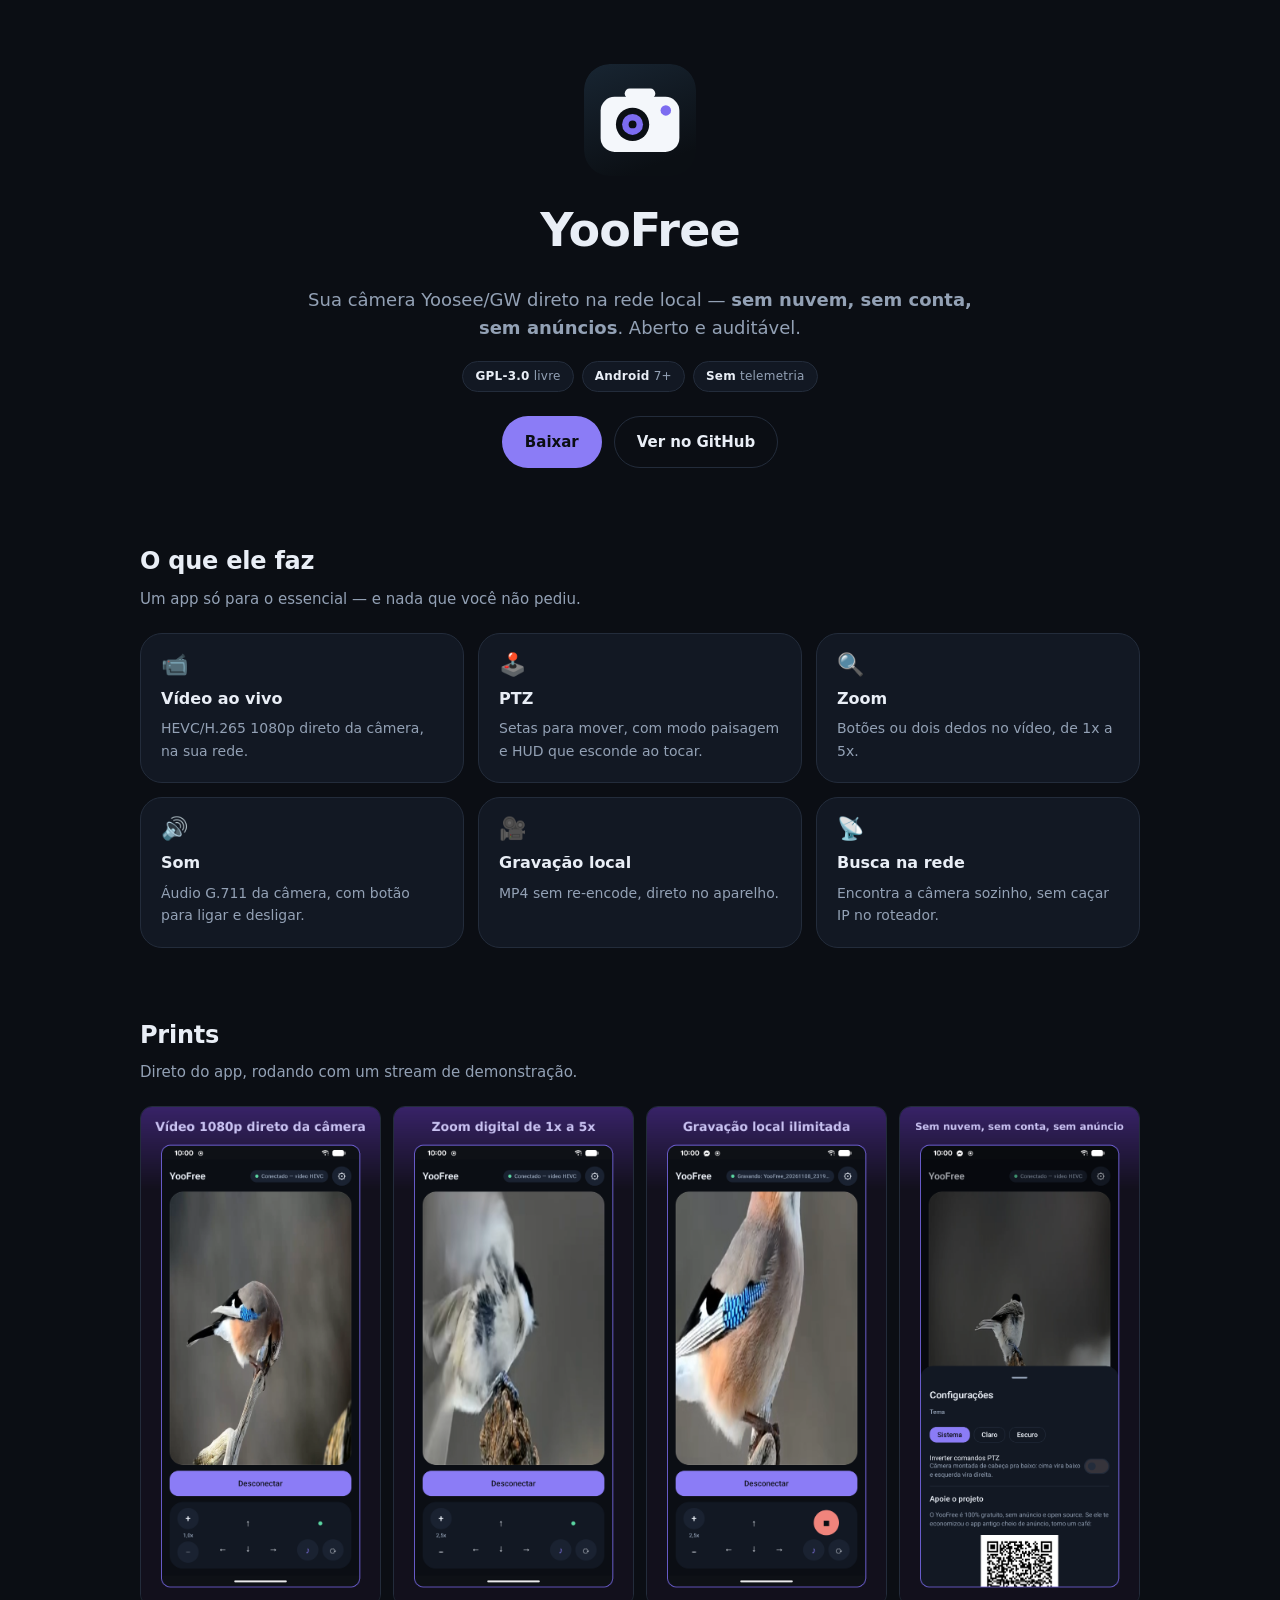
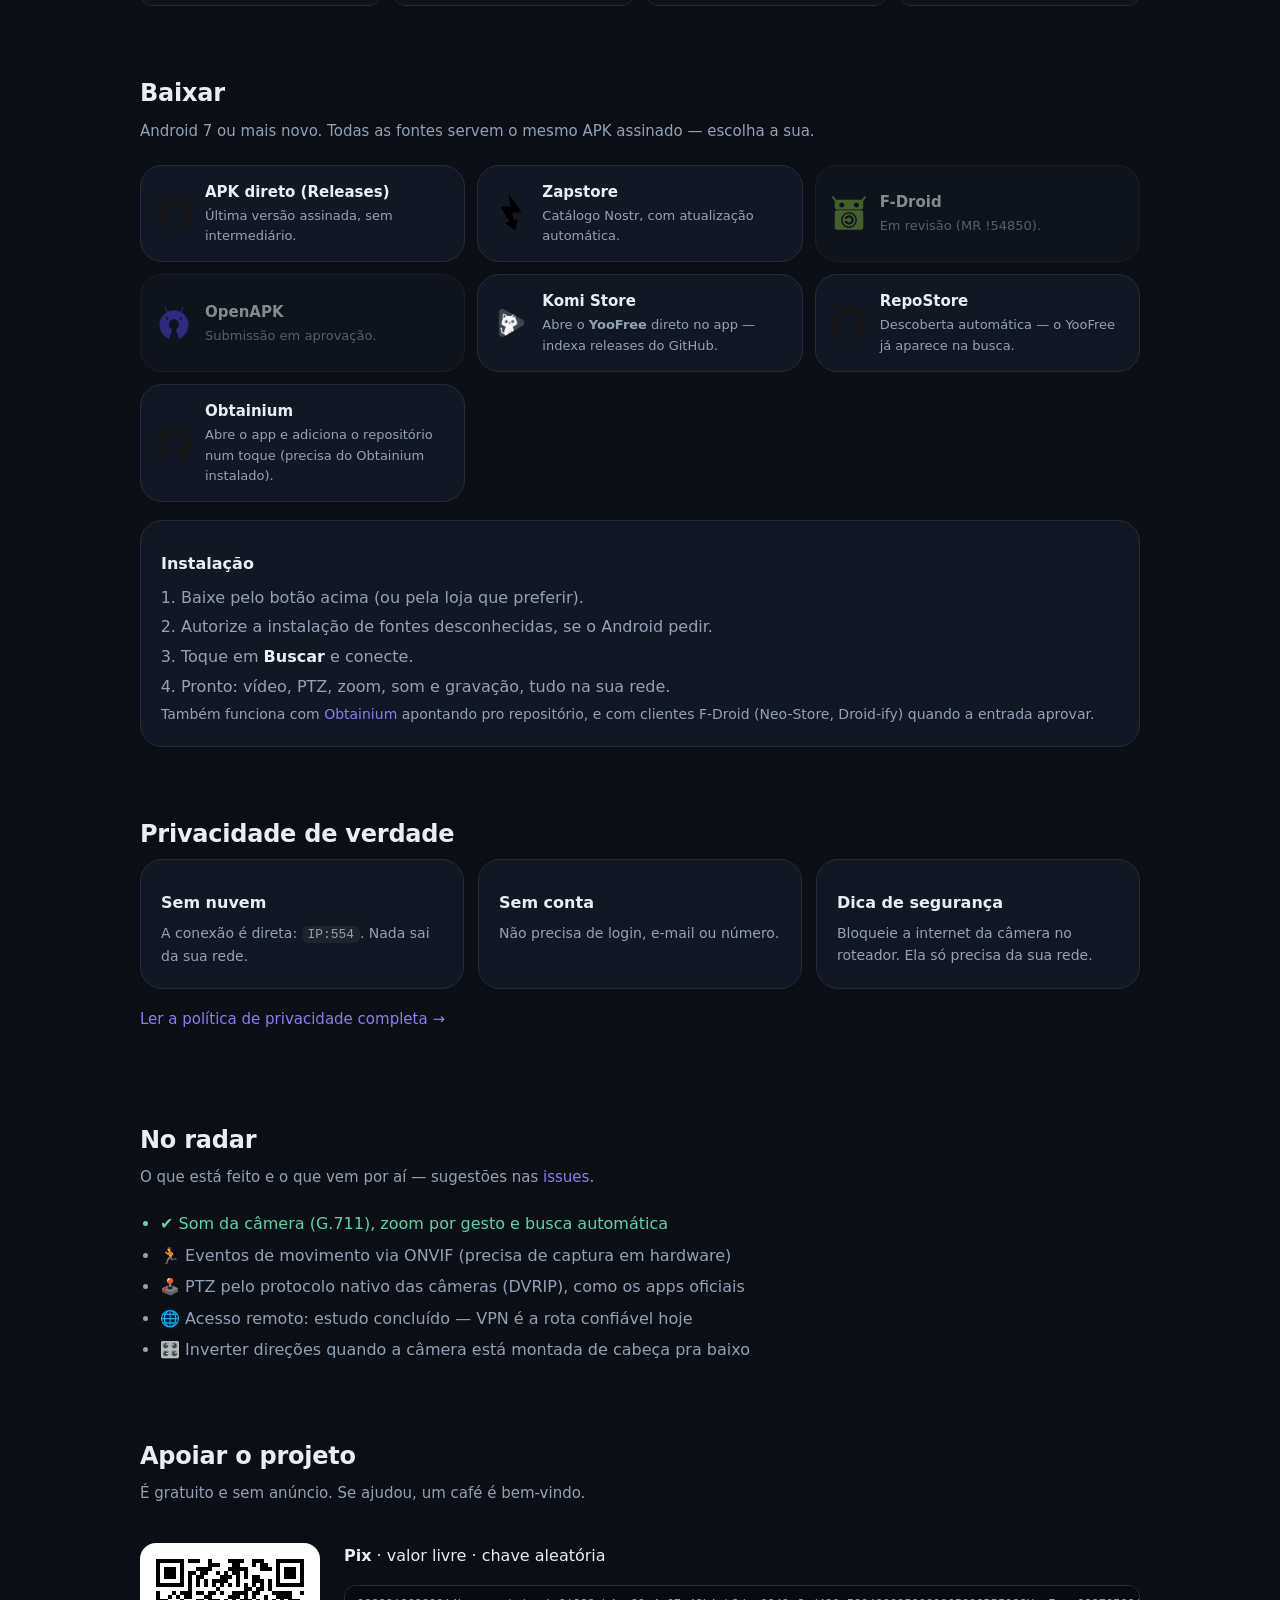
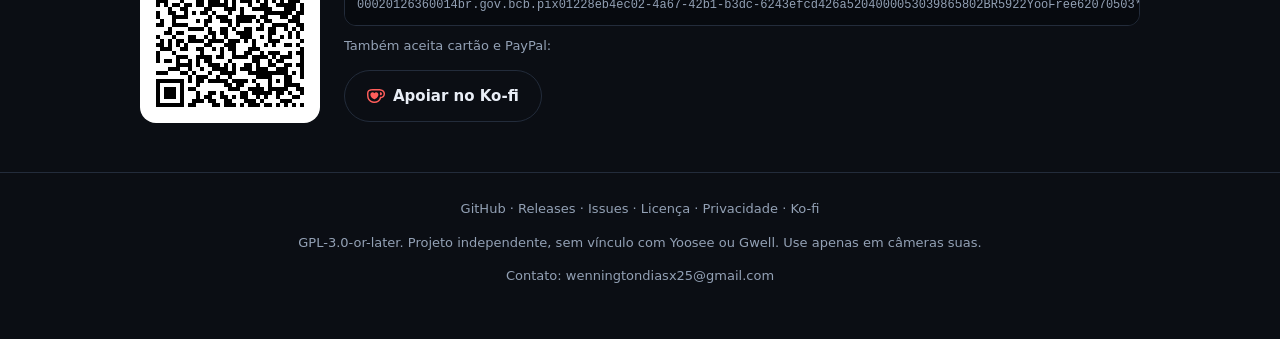
<file: site/index.html>
<!DOCTYPE html>
<html lang="pt-BR">
<head>
<meta charset="utf-8">
<meta name="viewport" content="width=device-width, initial-scale=1">
<title>YooFree — sua câmera Yoosee, sem nuvem</title>
<meta name="description" content="App Android aberto, sem anúncios e sem nuvem para câmeras Yoosee/GW.">
<link rel="canonical" href="https://yoofree.qd.je/">
<meta property="og:type" content="website">
<meta property="og:url" content="https://yoofree.qd.je/">
<meta property="og:title" content="YooFree — sua câmera Yoosee, sem nuvem">
<meta property="og:description" content="App Android aberto, sem anúncios e sem nuvem para câmeras Yoosee/GW.">
<meta property="og:image" content="https://yoofree.qd.je/assets/icon.svg">
<meta name="twitter:card" content="summary">
<meta name="google-site-verification" content="Txkq8UIUNgKTGXsj2JBfvyD6CUwXYbXvgUuVLLDFzaQ" />
<link rel="icon" href="assets/icon.svg" type="image/svg+xml">
<link rel="stylesheet" href="assets/style.css">
<script type="application/ld+json">
{
  "@context": "https://schema.org",
  "@type": "SoftwareApplication",
  "name": "YooFree",
  "url": "https://yoofree.qd.je/",
  "downloadUrl": "https://github.com/Wennington123/YooFree/releases/latest",
  "operatingSystem": "Android 7+",
  "applicationCategory": "MultimediaApplication",
  "description": "App Android aberto, sem anúncios e sem nuvem para câmeras Yoosee/GW. Vídeo, PTZ, zoom, som e gravação direto da rede local.",
  "offers": { "@type": "Offer", "price": "0", "priceCurrency": "BRL" },
  "license": "https://www.gnu.org/licenses/gpl-3.0.html",
  "sameAs": "https://github.com/Wennington123/YooFree"
}
</script>
</head>
<body>

<header class="hero">
  <img src="assets/icon.svg" alt="Ícone do YooFree: uma câmera com lente violeta">
  <h1>YooFree</h1>
  <p class="tagline">Sua câmera Yoosee/GW direto na rede local — <strong>sem nuvem, sem conta, sem anúncios</strong>. Aberto e auditável.</p>
  <div class="badges">
    <span class="badge"><b>GPL-3.0</b> livre</span>
    <span class="badge"><b>Android</b> 7+</span>
    <span class="badge"><b>Sem</b> telemetria</span>
  </div>
  <div class="cta">
    <a class="btn primary" href="https://github.com/Wennington123/YooFree/releases/download/android-latest/YooFree.apk">Baixar</a>
    <a class="btn ghost" href="https://github.com/Wennington123/YooFree">Ver no GitHub</a>
  </div>
</header>

<div class="wrap">

  <section aria-labelledby="recursos">
    <h2 id="recursos">O que ele faz</h2>
    <p class="sub">Um app só para o essencial — e nada que você não pediu.</p>
    <div class="grid">
      <div class="card"><div class="icon" aria-hidden="true">📹</div><h3>Vídeo ao vivo</h3><p>HEVC/H.265 1080p direto da câmera, na sua rede.</p></div>
      <div class="card"><div class="icon" aria-hidden="true">🕹️</div><h3>PTZ</h3><p>Setas para mover, com modo paisagem e HUD que esconde ao tocar.</p></div>
      <div class="card"><div class="icon" aria-hidden="true">🔍</div><h3>Zoom</h3><p>Botões ou dois dedos no vídeo, de 1x a 5x.</p></div>
      <div class="card"><div class="icon" aria-hidden="true">🔊</div><h3>Som</h3><p>Áudio G.711 da câmera, com botão para ligar e desligar.</p></div>
      <div class="card"><div class="icon" aria-hidden="true">🎥</div><h3>Gravação local</h3><p>MP4 sem re-encode, direto no aparelho.</p></div>
      <div class="card"><div class="icon" aria-hidden="true">📡</div><h3>Busca na rede</h3><p>Encontra a câmera sozinho, sem caçar IP no roteador.</p></div>
    </div>
  </section>

  <section aria-labelledby="prints">
    <h2 id="prints">Prints</h2>
    <p class="sub">Direto do app, rodando com um stream de demonstração.</p>
    <div class="shots">
      <img src="assets/shots/promo-1.png" alt="Vídeo 1080p direto da câmera" loading="lazy">
      <img src="assets/shots/promo-2.png" alt="Zoom digital de 1x a 5x" loading="lazy">
      <img src="assets/shots/promo-3.png" alt="Gravação local ilimitada" loading="lazy">
      <img src="assets/shots/promo-4.png" alt="Sem nuvem, sem conta, sem anúncio" loading="lazy">
    </div>
  </section>

  <section aria-labelledby="baixar">
    <h2 id="baixar">Baixar</h2>
    <p class="sub">Android 7 ou mais novo. Todas as fontes servem o mesmo APK assinado — escolha a sua.</p>
    <div class="stores">
      <a class="store" href="https://github.com/Wennington123/YooFree/releases/download/android-latest/YooFree.apk">
        <img src="assets/store-github.svg" alt="Logo do GitHub">
        <div><h3>APK direto (Releases)</h3><p>Última versão assinada, sem intermediário.</p></div>
      </a>
      <a class="store" href="https://zapstore.dev/apps/br.yoofree.app">
        <img src="assets/store-zapstore.svg" alt="Logo do Zapstore">
        <div><h3>Zapstore</h3><p>Catálogo Nostr, com atualização automática.</p></div>
      </a>
      <a class="store soon" href="https://f-droid.org" aria-disabled="true">
        <img src="assets/store-fdroid.svg" alt="Logo do F-Droid">
        <div><h3>F-Droid</h3><p>Em revisão (MR !54850).</p></div>
      </a>
      <a class="store soon" href="https://www.openapk.net" aria-disabled="true">
        <img src="assets/store-openapk.svg" alt="Logo da OpenAPK">
        <div><h3>OpenAPK</h3><p>Submissão em aprovação.</p></div>
      </a>
      <a class="store" href="https://github-store.org/app?repo=Wennington123/YooFree">
        <img src="assets/store-komi.png" alt="Logo do Komi Store">
        <div><h3>Komi Store</h3><p>Abre o <strong>YooFree</strong> direto no app — indexa releases do GitHub.</p></div>
      </a>
      <a class="store" href="https://repostore.in/">
        <img src="assets/store-github.svg" alt="Símbolo de repositório">
        <div><h3>RepoStore</h3><p>Descoberta automática — o YooFree já aparece na busca.</p></div>
      </a>
      <a class="store" href="obtainium://app/%7B%22id%22%3A%22br.yoofree.app%22%2C%22url%22%3A%22https%3A%2F%2Fgithub.com%2FWennington123%2FYooFree%22%2C%22author%22%3A%22Wennington123%22%2C%22name%22%3A%22YooFree%22%7D">
        <img src="assets/store-github.svg" alt="Símbolo do Obtainium">
        <div><h3>Obtainium</h3><p>Abre o app e adiciona o repositório num toque (precisa do Obtainium instalado).</p></div>
      </a>
    </div>
    <div class="card" style="margin-top:18px">
      <h3>Instalação</h3>
      <ol>
        <li>Baixe pelo botão acima (ou pela loja que preferir).</li>
        <li>Autorize a instalação de fontes desconhecidas, se o Android pedir.</li>
        <li>Toque em <strong>Buscar</strong> e conecte.</li>
        <li>Pronto: vídeo, PTZ, zoom, som e gravação, tudo na sua rede.</li>
      </ol>
      <p class="sub">Também funciona com <a href="https://github.com/ImranR98/Obtainium">Obtainium</a> apontando pro repositório, e com clientes F-Droid (Neo-Store, Droid-ify) quando a entrada aprovar.</p>
    </div>
  </section>

  <section aria-labelledby="privacidade">
    <h2 id="privacidade">Privacidade de verdade</h2>
    <div class="grid">
      <div class="card"><h3>Sem nuvem</h3><p>A conexão é direta: <code>IP:554</code>. Nada sai da sua rede.</p></div>
      <div class="card"><h3>Sem conta</h3><p>Não precisa de login, e-mail ou número.</p></div>
      <div class="card"><h3>Dica de segurança</h3><p>Bloqueie a internet da câmera no roteador. Ela só precisa da sua rede.</p></div>
    </div>
    <p class="sub" style="margin-top:18px"><a href="privacidade.html">Ler a política de privacidade completa →</a></p>
  </section>

  <section aria-labelledby="roadmap">
    <h2 id="roadmap">No radar</h2>
    <p class="sub">O que está feito e o que vem por aí — sugestões nas <a href="https://github.com/Wennington123/YooFree/issues">issues</a>.</p>
    <ul class="roadmap">
      <li class="done">✔ Som da câmera (G.711), zoom por gesto e busca automática</li>
      <li>🏃 Eventos de movimento via ONVIF (precisa de captura em hardware)</li>
      <li>🕹️ PTZ pelo protocolo nativo das câmeras (DVRIP), como os apps oficiais</li>
      <li>🌐 Acesso remoto: estudo concluído — VPN é a rota confiável hoje</li>
      <li>🎛️ Inverter direções quando a câmera está montada de cabeça pra baixo</li>
    </ul>
  </section>

  <section aria-labelledby="apoiar">
    <h2 id="apoiar">Apoiar o projeto</h2>
    <p class="sub">É gratuito e sem anúncio. Se ajudou, um café é bem-vindo.</p>
    <div class="donate">
      <img src="assets/pix-qrcode.png" alt="QR Code Pix para apoiar o desenvolvimento">
      <div>
        <p><strong>Pix</strong> · valor livre · chave aleatória</p>
        <div class="copy">00020126360014br.gov.bcb.pix01228eb4ec02-4a67-42b1-b3dc-6243efcd426a5204000053039865802BR5922YooFree62070503***6304</div>
        <p style="color:var(--muted);font-size:13px;margin-top:10px">Também aceita cartão e PayPal:</p>
        <p style="margin-top:8px">
          <a class="btn ghost" href="https://ko-fi.com/wenningtondaquino">
            <svg viewBox="0 0 24 24" aria-hidden="true" focusable="false">
              <path fill="#FF5E5B" d="M11.351 2.715c-2.7 0-4.986.025-6.83.26C2.078 3.285 0 5.154 0 8.61c0 3.506.182 6.13 1.585 8.493 1.584 2.701 4.233 4.182 7.662 4.182h.83c4.209 0 6.494-2.234 7.637-4a9.5 9.5 0 0 0 1.091-2.338C21.792 14.688 24 12.22 24 9.208v-.415c0-3.247-2.13-5.507-5.792-5.87-1.558-.156-2.65-.208-6.857-.208m0 1.947c4.208 0 5.09.052 6.571.182 2.624.311 4.13 1.584 4.13 4v.39c0 2.156-1.792 3.844-3.87 3.844h-.935l-.156.649c-.208 1.013-.597 1.818-1.039 2.546-.909 1.428-2.545 3.064-5.922 3.064h-.805c-2.571 0-4.831-.883-6.078-3.195-1.09-2-1.298-4.155-1.298-7.506 0-2.181.857-3.402 3.012-3.714 1.533-.233 3.559-.26 6.39-.26m6.547 2.287c-.416 0-.65.234-.65.546v2.935c0 .311.234.545.65.545 1.324 0 2.051-.754 2.051-2s-.727-2.026-2.052-2.026m-10.39.182c-1.818 0-3.013 1.48-3.013 3.142 0 1.533.858 2.857 1.949 3.897.727.701 1.87 1.429 2.649 1.896a1.47 1.47 0 0 0 1.507 0c.78-.467 1.922-1.195 2.623-1.896 1.117-1.039 1.974-2.364 1.974-3.897 0-1.662-1.247-3.142-3.039-3.142-1.065 0-1.792.545-2.338 1.298-.493-.753-1.246-1.298-2.312-1.298"/>
            </svg>
            Apoiar no Ko-fi
          </a>
        </p>
      </div>
    </div>
  </section>

</div>

<footer>
  <nav>
    <a href="https://github.com/Wennington123/YooFree">GitHub</a> ·
    <a href="https://github.com/Wennington123/YooFree/releases">Releases</a> ·
    <a href="https://github.com/Wennington123/YooFree/issues">Issues</a> ·
    <a href="licenca.html">Licença</a> ·
    <a href="privacidade.html">Privacidade</a> ·
    <a href="https://ko-fi.com/wenningtondaquino">Ko-fi</a>
  </nav>
  <p>GPL-3.0-or-later. Projeto independente, sem vínculo com Yoosee ou Gwell. Use apenas em câmeras suas.</p>
  <p>Contato: <a href="mailto:wenningtondiasx25@gmail.com">wenningtondiasx25@gmail.com</a></p>
</footer>

</body>
</html>
</file>
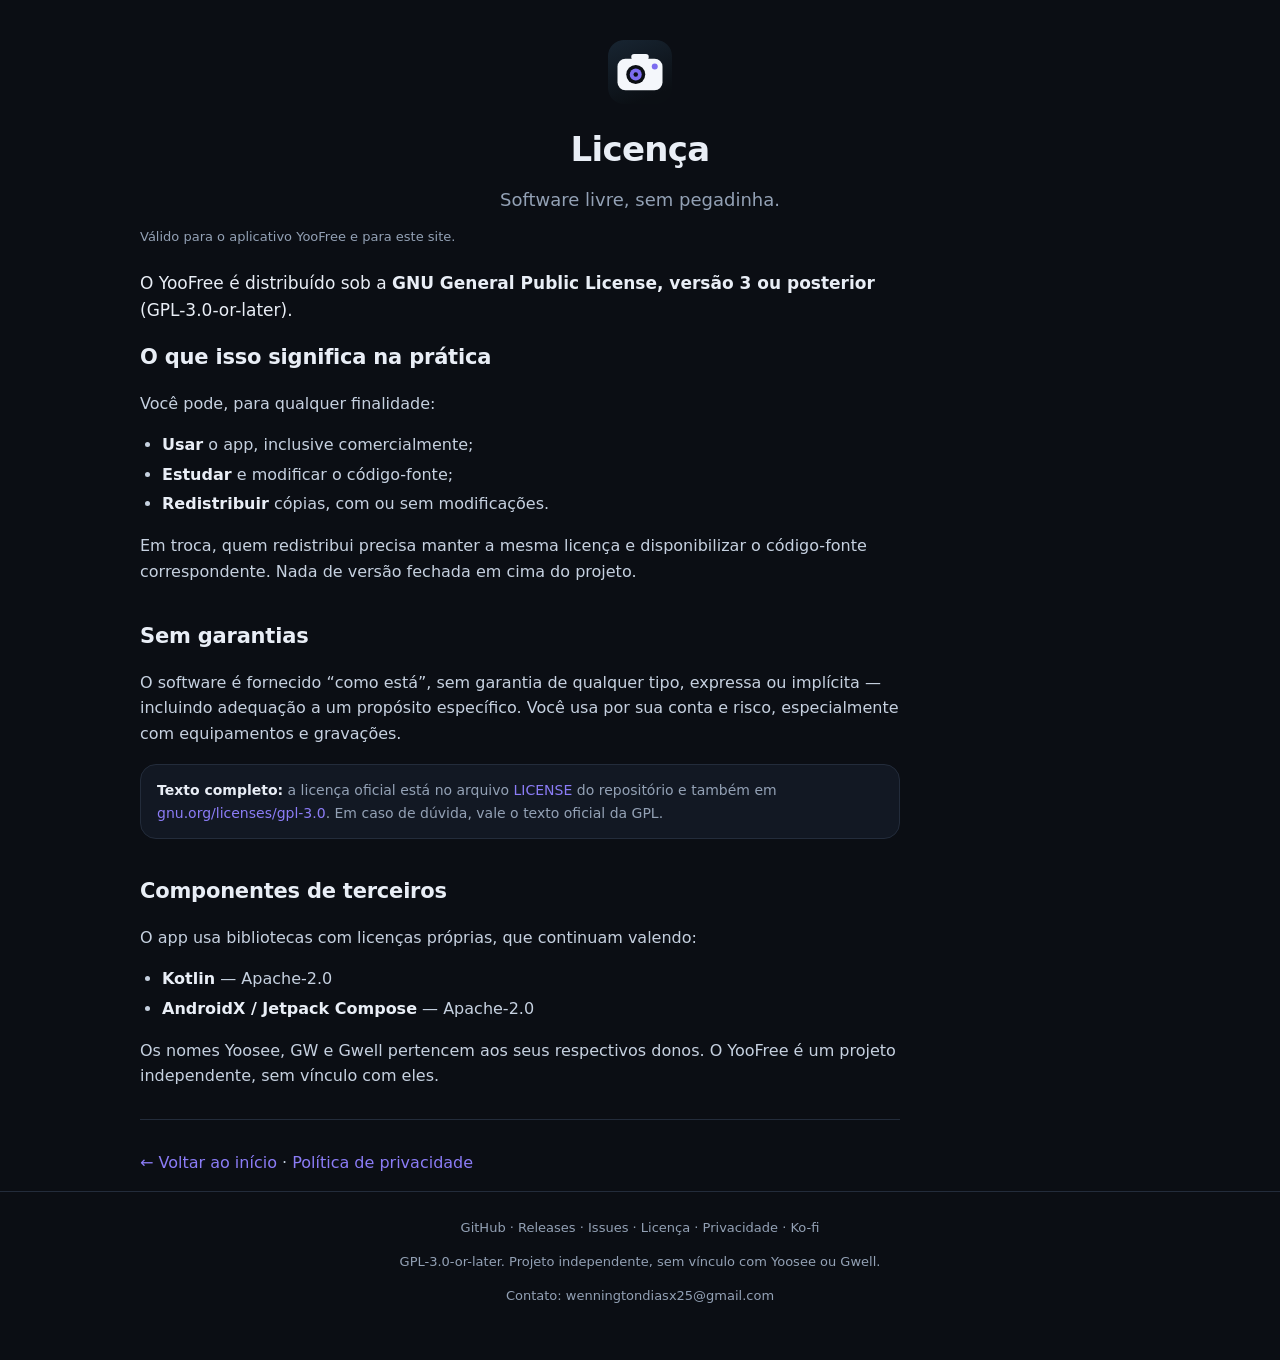
<file: site/licenca.html>
<!DOCTYPE html>
<html lang="pt-BR">
<head>
<meta charset="utf-8">
<meta name="viewport" content="width=device-width, initial-scale=1">
<title>Licença — YooFree</title>
<meta name="description" content="YooFree é software livre sob a GNU GPL v3.0 ou posterior.">
<link rel="canonical" href="https://yoofree.qd.je/licenca.html">
<link rel="icon" href="assets/icon.svg" type="image/svg+xml">
<link rel="stylesheet" href="assets/style.css">
</head>
<body>

<header class="hero small">
  <a href="/" aria-label="Voltar ao início"><img src="assets/icon.svg" alt="Ícone do YooFree"></a>
  <h1>Licença</h1>
  <p class="tagline">Software livre, sem pegadinha.</p>
</header>

<div class="wrap">
  <div class="doc">
    <p class="updated">Válido para o aplicativo YooFree e para este site.</p>

    <p class="lead">O YooFree é distribuído sob a <strong>GNU General Public License, versão 3 ou posterior</strong> (GPL-3.0-or-later).</p>

    <h2>O que isso significa na prática</h2>
    <p>Você pode, para qualquer finalidade:</p>
    <ul>
      <li><strong>Usar</strong> o app, inclusive comercialmente;</li>
      <li><strong>Estudar</strong> e modificar o código-fonte;</li>
      <li><strong>Redistribuir</strong> cópias, com ou sem modificações.</li>
    </ul>
    <p>Em troca, quem redistribui precisa manter a mesma licença e disponibilizar o código-fonte correspondente. Nada de versão fechada em cima do projeto.</p>

    <h2>Sem garantias</h2>
    <p>O software é fornecido “como está”, sem garantia de qualquer tipo, expressa ou implícita — incluindo adequação a um propósito específico. Você usa por sua conta e risco, especialmente com equipamentos e gravações.</p>

    <div class="note">
      <strong>Texto completo:</strong> a licença oficial está no arquivo
      <a href="https://github.com/Wennington123/YooFree/blob/main/LICENSE">LICENSE</a> do repositório
      e também em <a href="https://www.gnu.org/licenses/gpl-3.0.html">gnu.org/licenses/gpl-3.0</a>.
      Em caso de dúvida, vale o texto oficial da GPL.
    </div>

    <h2>Componentes de terceiros</h2>
    <p>O app usa bibliotecas com licenças próprias, que continuam valendo:</p>
    <ul>
      <li><strong>Kotlin</strong> — Apache-2.0</li>
      <li><strong>AndroidX / Jetpack Compose</strong> — Apache-2.0</li>
    </ul>
    <p>Os nomes Yoosee, GW e Gwell pertencem aos seus respectivos donos. O YooFree é um projeto independente, sem vínculo com eles.</p>

    <hr>

    <p><a href="/">← Voltar ao início</a> · <a href="privacidade.html">Política de privacidade</a></p>
  </div>
</div>

<footer>
  <nav>
    <a href="https://github.com/Wennington123/YooFree">GitHub</a> ·
    <a href="https://github.com/Wennington123/YooFree/releases">Releases</a> ·
    <a href="https://github.com/Wennington123/YooFree/issues">Issues</a> ·
    <a href="licenca.html">Licença</a> ·
    <a href="privacidade.html">Privacidade</a> ·
    <a href="https://ko-fi.com/wenningtondaquino">Ko-fi</a>
  </nav>
  <p>GPL-3.0-or-later. Projeto independente, sem vínculo com Yoosee ou Gwell.</p>
  <p>Contato: <a href="mailto:wenningtondiasx25@gmail.com">wenningtondiasx25@gmail.com</a></p>
</footer>

</body>
</html>
</file>
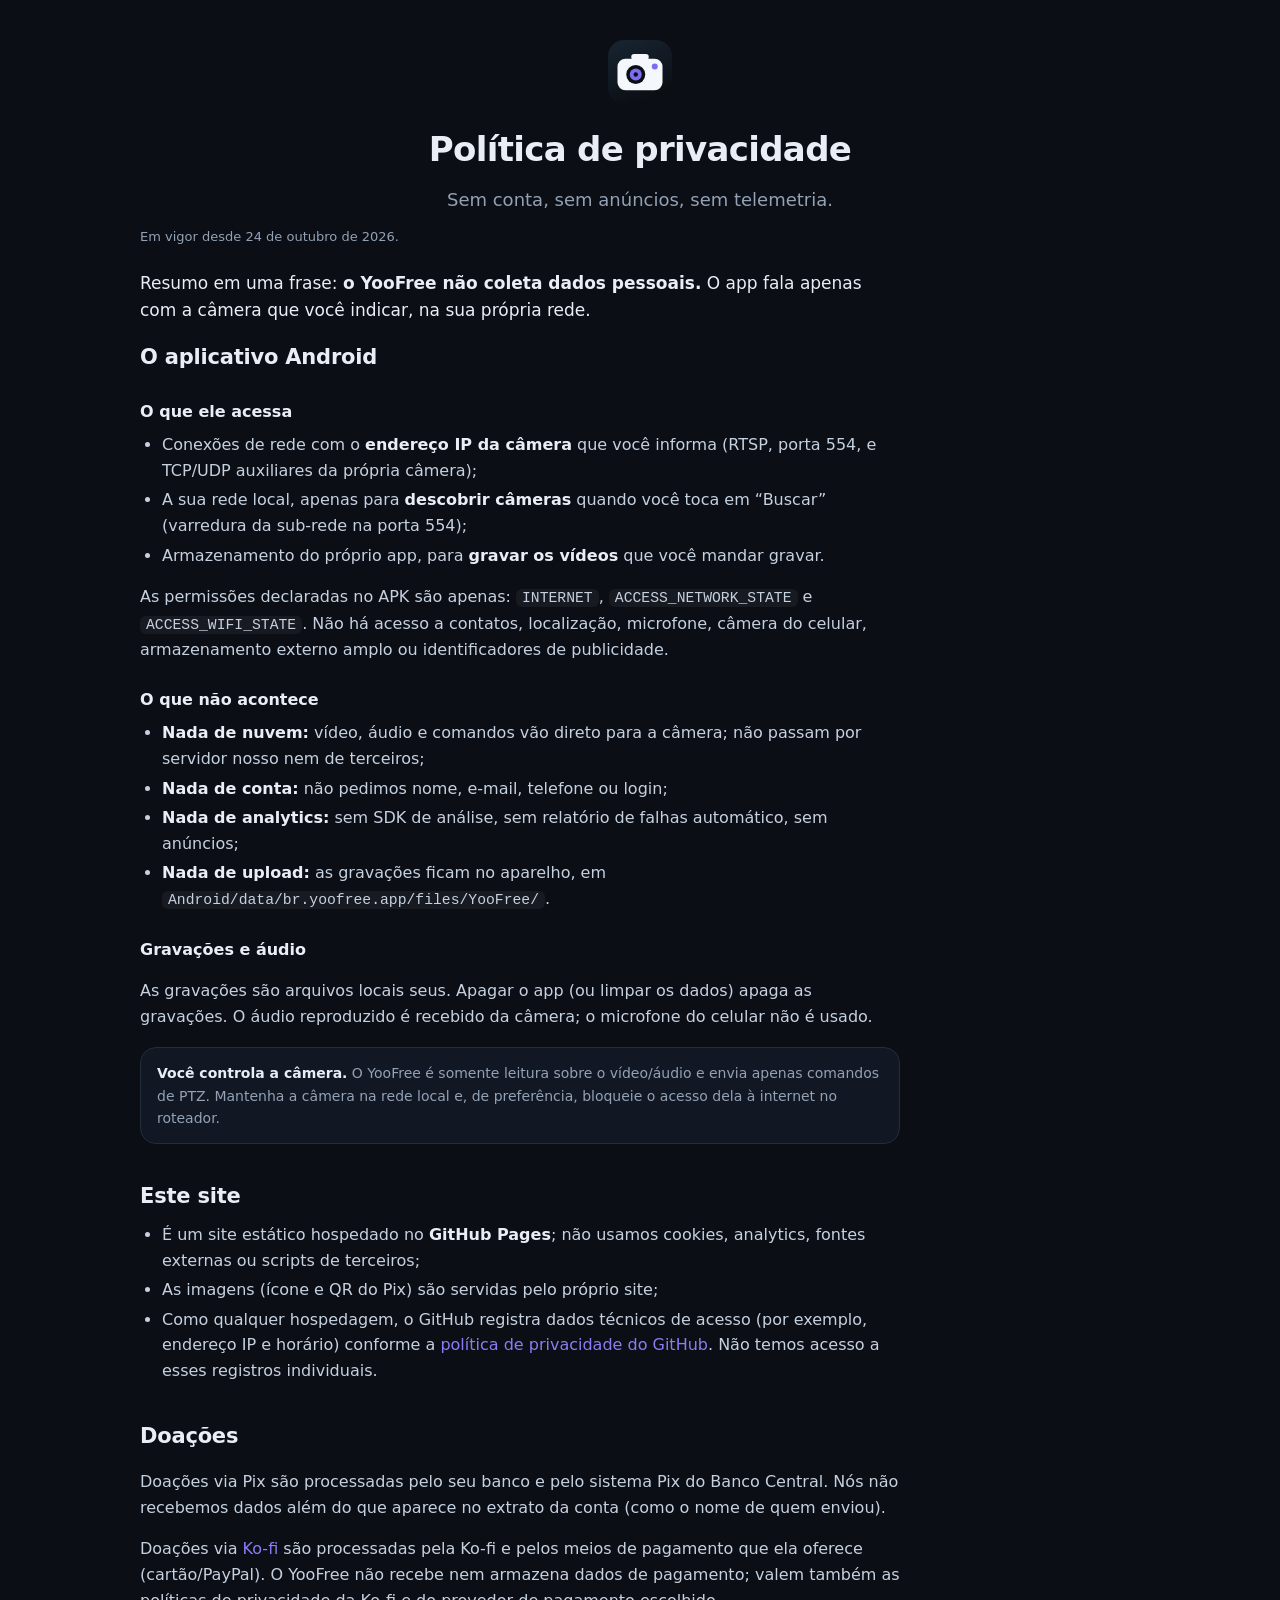
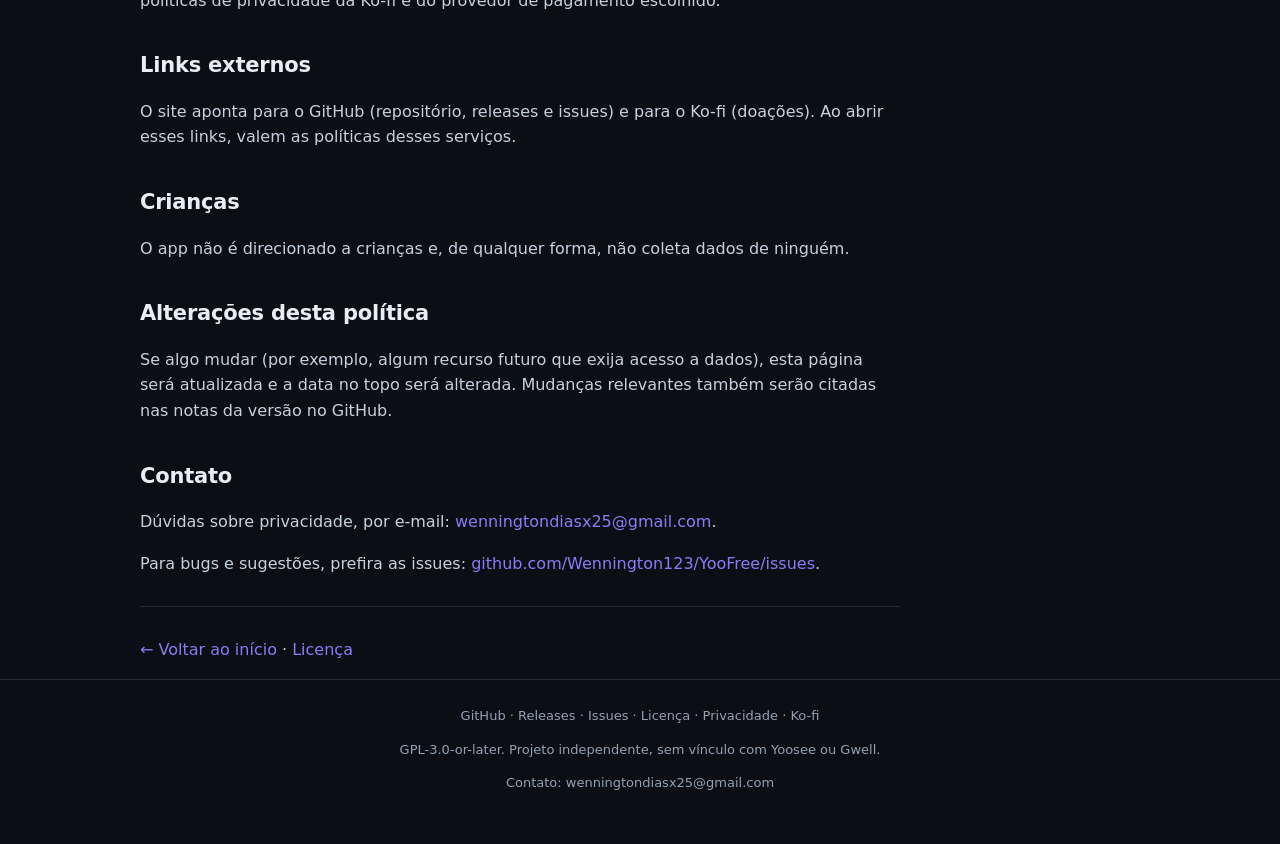
<file: site/privacidade.html>
<!DOCTYPE html>
<html lang="pt-BR">
<head>
<meta charset="utf-8">
<meta name="viewport" content="width=device-width, initial-scale=1">
<title>Política de privacidade — YooFree</title>
<meta name="description" content="O YooFree não coleta dados pessoais: sem conta, sem anúncios, sem telemetria. Conexão apenas local com a sua câmera.">
<link rel="canonical" href="https://yoofree.qd.je/privacidade.html">
<link rel="icon" href="assets/icon.svg" type="image/svg+xml">
<link rel="stylesheet" href="assets/style.css">
</head>
<body>

<header class="hero small">
  <a href="/" aria-label="Voltar ao início"><img src="assets/icon.svg" alt="Ícone do YooFree"></a>
  <h1>Política de privacidade</h1>
  <p class="tagline">Sem conta, sem anúncios, sem telemetria.</p>
</header>

<div class="wrap">
  <div class="doc">
    <p class="updated">Em vigor desde 24 de outubro de 2026.</p>

    <p class="lead">Resumo em uma frase: <strong>o YooFree não coleta dados pessoais.</strong> O app fala apenas com a câmera que você indicar, na sua própria rede.</p>

    <h2>O aplicativo Android</h2>

    <h3>O que ele acessa</h3>
    <ul>
      <li>Conexões de rede com o <strong>endereço IP da câmera</strong> que você informa (RTSP, porta 554, e TCP/UDP auxiliares da própria câmera);</li>
      <li>A sua rede local, apenas para <strong>descobrir câmeras</strong> quando você toca em “Buscar” (varredura da sub-rede na porta 554);</li>
      <li>Armazenamento do próprio app, para <strong>gravar os vídeos</strong> que você mandar gravar.</li>
    </ul>
    <p>As permissões declaradas no APK são apenas: <code>INTERNET</code>, <code>ACCESS_NETWORK_STATE</code> e <code>ACCESS_WIFI_STATE</code>. Não há acesso a contatos, localização, microfone, câmera do celular, armazenamento externo amplo ou identificadores de publicidade.</p>

    <h3>O que não acontece</h3>
    <ul>
      <li><strong>Nada de nuvem:</strong> vídeo, áudio e comandos vão direto para a câmera; não passam por servidor nosso nem de terceiros;</li>
      <li><strong>Nada de conta:</strong> não pedimos nome, e-mail, telefone ou login;</li>
      <li><strong>Nada de analytics:</strong> sem SDK de análise, sem relatório de falhas automático, sem anúncios;</li>
      <li><strong>Nada de upload:</strong> as gravações ficam no aparelho, em <code>Android/data/br.yoofree.app/files/YooFree/</code>.</li>
    </ul>

    <h3>Gravações e áudio</h3>
    <p>As gravações são arquivos locais seus. Apagar o app (ou limpar os dados) apaga as gravações. O áudio reproduzido é recebido da câmera; o microfone do celular não é usado.</p>

    <div class="note">
      <strong>Você controla a câmera.</strong> O YooFree é somente leitura sobre o vídeo/áudio e envia apenas comandos de PTZ.
      Mantenha a câmera na rede local e, de preferência, bloqueie o acesso dela à internet no roteador.
    </div>

    <h2>Este site</h2>
    <ul>
      <li>É um site estático hospedado no <strong>GitHub Pages</strong>; não usamos cookies, analytics, fontes externas ou scripts de terceiros;</li>
      <li>As imagens (ícone e QR do Pix) são servidas pelo próprio site;</li>
      <li>Como qualquer hospedagem, o GitHub registra dados técnicos de acesso (por exemplo, endereço IP e horário) conforme a
        <a href="https://docs.github.com/site-policy/privacy-policies/github-general-privacy-statement">política de privacidade do GitHub</a>.
        Não temos acesso a esses registros individuais.</li>
    </ul>

    <h2>Doações</h2>
    <p>Doações via Pix são processadas pelo seu banco e pelo sistema Pix do Banco Central. Nós não recebemos dados além do que aparece no extrato da conta (como o nome de quem enviou).</p>
    <p>Doações via <a href="https://ko-fi.com/wenningtondaquino">Ko-fi</a> são processadas pela Ko-fi e pelos meios de pagamento que ela oferece (cartão/PayPal). O YooFree não recebe nem armazena dados de pagamento; valem também as políticas de privacidade da Ko-fi e do provedor de pagamento escolhido.</p>

    <h2>Links externos</h2>
    <p>O site aponta para o GitHub (repositório, releases e issues) e para o Ko-fi (doações). Ao abrir esses links, valem as políticas desses serviços.</p>

    <h2>Crianças</h2>
    <p>O app não é direcionado a crianças e, de qualquer forma, não coleta dados de ninguém.</p>

    <h2>Alterações desta política</h2>
    <p>Se algo mudar (por exemplo, algum recurso futuro que exija acesso a dados), esta página será atualizada e a data no topo será alterada. Mudanças relevantes também serão citadas nas notas da versão no GitHub.</p>

    <h2>Contato</h2>
    <p>Dúvidas sobre privacidade, por e-mail:
      <a href="mailto:wenningtondiasx25@gmail.com">wenningtondiasx25@gmail.com</a>.</p>
    <p>Para bugs e sugestões, prefira as issues:
      <a href="https://github.com/Wennington123/YooFree/issues">github.com/Wennington123/YooFree/issues</a>.</p>

    <hr>

    <p><a href="/">← Voltar ao início</a> · <a href="licenca.html">Licença</a></p>
  </div>
</div>

<footer>
  <nav>
    <a href="https://github.com/Wennington123/YooFree">GitHub</a> ·
    <a href="https://github.com/Wennington123/YooFree/releases">Releases</a> ·
    <a href="https://github.com/Wennington123/YooFree/issues">Issues</a> ·
    <a href="licenca.html">Licença</a> ·
    <a href="privacidade.html">Privacidade</a> ·
    <a href="https://ko-fi.com/wenningtondaquino">Ko-fi</a>
  </nav>
  <p>GPL-3.0-or-later. Projeto independente, sem vínculo com Yoosee ou Gwell.</p>
  <p>Contato: <a href="mailto:wenningtondiasx25@gmail.com">wenningtondiasx25@gmail.com</a></p>
</footer>

</body>
</html>
</file>
<file: site/assets/style.css>
:root {
  --bg: #0b0e14;
  --panel: #121823;
  --panel-hi: #1a2231;
  --hairline: #232c3b;
  --text: #e9eef6;
  --muted: #93a1b5;
  --prose: #c6d1e0;
  --accent: #8b7cf6;
  --good: #5bd6a2;
  --radius: 22px;
}
* { box-sizing: border-box; }
html { scroll-behavior: smooth; }
body {
  margin: 0;
  background: var(--bg);
  color: var(--text);
  font: 16px/1.6 system-ui, -apple-system, "Segoe UI", Roboto, sans-serif;
  -webkit-font-smoothing: antialiased;
}
a { color: var(--accent); text-decoration: none; }
a:hover { text-decoration: underline; }
.wrap { max-width: 1040px; margin: 0 auto; padding: 0 20px; }

header.hero {
  display: flex; flex-direction: column; align-items: center;
  text-align: center; gap: 18px;
  padding: 64px 20px 40px;
}
header.hero.small { padding: 40px 20px 12px; gap: 10px; }
.hero img { width: 112px; height: 112px; border-radius: 26px; }
header.hero.small img { width: 64px; height: 64px; border-radius: 16px; }
h1 { margin: 0; font-size: clamp(30px, 6vw, 46px); letter-spacing: -0.02em; }
header.hero.small h1 { font-size: clamp(26px, 5vw, 34px); }
.tagline { margin: 0; color: var(--muted); max-width: 60ch; font-size: clamp(15px, 2.2vw, 18px); }
.cta { display: flex; gap: 12px; flex-wrap: wrap; justify-content: center; margin-top: 6px; }
.btn {
  display: inline-flex; align-items: center; gap: 8px;
  padding: 13px 22px; border-radius: 999px; font-weight: 600; font-size: 15px;
  border: 1px solid transparent; transition: transform .15s ease, background .15s ease;
  white-space: nowrap;
}
.btn:active { transform: scale(.97); }
.btn svg { width: 18px; height: 18px; display: block; }
.btn.primary { background: var(--accent); color: #0b0e14; }
.btn.ghost { background: transparent; color: var(--text); border-color: var(--hairline); }
.btn.ghost:hover { background: var(--panel); text-decoration: none; }

.badges { display: flex; gap: 8px; flex-wrap: wrap; justify-content: center; }
.badge {
  font-size: 12px; letter-spacing: .02em; color: var(--muted);
  background: var(--panel); border: 1px solid var(--hairline);
  padding: 5px 12px; border-radius: 999px;
}
.badge b { color: var(--text); font-weight: 600; }

section { padding: 34px 0; }
h2 { font-size: 24px; margin: 0 0 6px; letter-spacing: -0.01em; }
.sub { color: var(--muted); margin: 0 0 22px; font-size: 15px; }

.grid { display: grid; gap: 14px; grid-template-columns: repeat(auto-fit, minmax(240px, 1fr)); }
.card {
  background: var(--panel); border: 1px solid var(--hairline);
  border-radius: var(--radius); padding: 20px;
}
.card h3 { margin: 10px 0 6px; font-size: 16px; }
.card p { margin: 0; color: var(--muted); font-size: 14px; }
.icon { font-size: 22px; line-height: 1; }

/* Lojas onde o YooFree está disponível */
.stores { display: grid; gap: 12px; grid-template-columns: repeat(auto-fit, minmax(250px, 1fr)); }
.store {
  display: flex; align-items: center; gap: 14px;
  background: var(--panel); border: 1px solid var(--hairline);
  border-radius: var(--radius); padding: 14px 16px;
  color: var(--text);
}
.store:hover { border-color: var(--accent); text-decoration: none; }
.store img { width: 34px; height: 34px; flex: none; }
.store h3 { margin: 0 0 2px; font-size: 15px; }
.store p { margin: 0; color: var(--muted); font-size: 13px; }
.store.soon { opacity: .55; }
.store.soon:hover { border-color: var(--hairline); }

.install { display: grid; gap: 14px; grid-template-columns: repeat(auto-fit, minmax(300px, 1fr)); }
pre {
  background: #070a0f; border: 1px solid var(--hairline);
  border-radius: 16px; padding: 14px 16px; overflow-x: auto;
  font-size: 13px; color: #c9d4e3; margin: 10px 0 0;
}
code {
  background: rgba(255, 255, 255, .05);
  padding: 1px 6px; border-radius: 6px;
  font-family: ui-monospace, SFMono-Regular, Menlo, monospace;
  font-size: .92em;
}
ol, ul { color: var(--muted); padding-left: 20px; margin: 8px 0 0; }
li { margin: 4px 0; }
li b, li strong { color: var(--text); font-weight: 600; }

.roadmap li { margin: 6px 0; }
.done { color: var(--good); }

.donate { display: flex; gap: 24px; align-items: center; flex-wrap: wrap; }
.donate > div { flex: 1 1 260px; min-width: 0; }
.donate .btn { align-self: flex-start; }
.donate img { width: 180px; height: 180px; border-radius: 16px; background: #fff; padding: 8px; }
.donate .copy {
  font-family: ui-monospace, SFMono-Regular, Menlo, monospace;
  font-size: 12px; color: var(--muted);
  background: #070a0f; border: 1px solid var(--hairline);
  border-radius: 12px; padding: 10px 12px; max-width: 100%; overflow-x: auto; white-space: nowrap;
}

/* páginas de documento (licença, privacidade) */
.doc { max-width: 760px; }
.doc h2 { margin-top: 36px; font-size: 21px; }
.doc h2:first-of-type { margin-top: 0; }
.doc h3 { margin: 24px 0 4px; font-size: 16px; }
.doc p, .doc li { color: var(--prose); }
.doc ul { color: var(--prose); padding-left: 22px; }
.doc .updated { color: var(--muted); font-size: 13px; margin: 0 0 22px; }
.doc .note {
  background: var(--panel); border: 1px solid var(--hairline);
  border-radius: 16px; padding: 14px 16px; color: var(--muted);
  font-size: 14px; margin: 18px 0;
}
.doc .note strong { color: var(--text); }
.doc hr { border: 0; border-top: 1px solid var(--hairline); margin: 30px 0; }
.doc .lead { color: var(--text); font-size: 17px; }

footer {
  color: var(--muted); font-size: 13px;
  border-top: 1px solid var(--hairline);
  padding: 26px 20px 40px; text-align: center;
}
footer a { color: var(--muted); }
footer a:hover { color: var(--text); }
footer nav { margin-bottom: 6px; }

.shots { display: grid; gap: 12px; grid-template-columns: repeat(auto-fit, minmax(220px, 1fr)); }
.shots img { width: 100%; height: auto; border-radius: 12px; border: 1px solid var(--hairline); }
</file>
